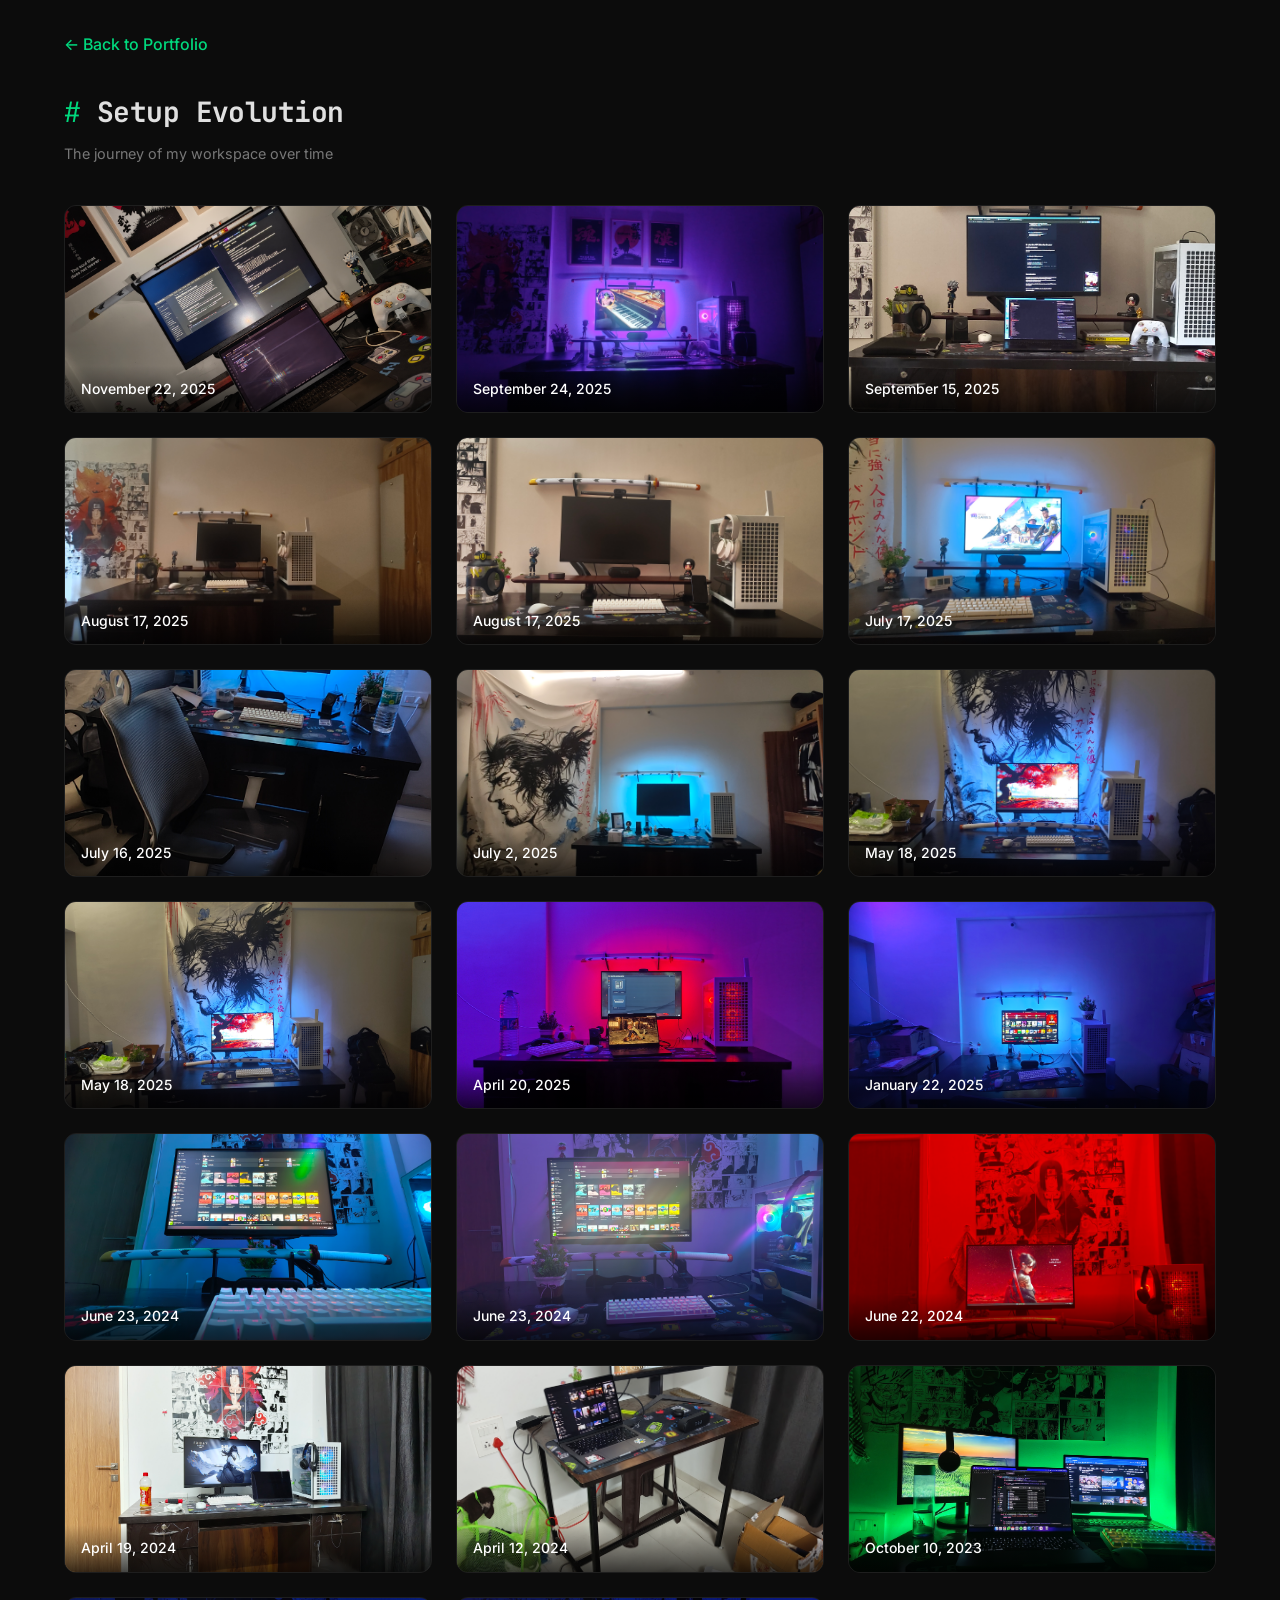
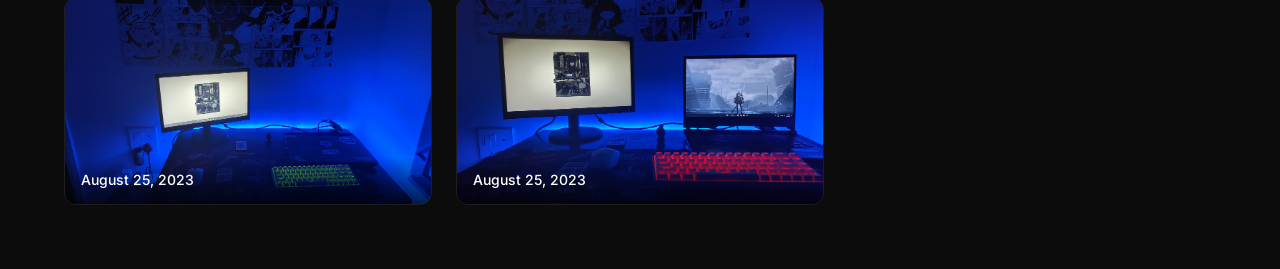
<file: setup/index.html>
<!DOCTYPE html>
<html lang="en">
<head>
  <meta charset="UTF-8" />
  <meta name="viewport" content="width=device-width, initial-scale=1.0" />
  <title>Setup Evolution — Ankush Ganesh</title>
  <link rel="stylesheet" href="../styles.css" />
  <style>
    .setup-page {
      min-height: 100vh;
      padding: 2rem 1.5rem 4rem;
      max-width: 1200px;
      margin: 0 auto;
    }

    .setup-back {
      display: inline-flex;
      align-items: center;
      gap: 0.5rem;
      color: var(--accent);
      text-decoration: none;
      font-weight: 500;
      margin-bottom: 2rem;
      transition: opacity 0.2s ease;
    }

    .setup-back:hover {
      opacity: 0.7;
    }

    .setup-page .section-header {
      margin-bottom: 2.5rem;
    }

    .setup-gallery {
      display: grid;
      grid-template-columns: repeat(auto-fill, minmax(340px, 1fr));
      gap: 1.5rem;
    }

    .setup-item {
      background: var(--bg-secondary);
      border-radius: 12px;
      overflow: hidden;
      border: 1px solid var(--border-light);
      transition: transform 0.3s ease, box-shadow 0.3s ease;
    }

    .setup-item:hover {
      transform: translateY(-4px);
      box-shadow: 0 12px 32px rgba(0, 0, 0, 0.15);
    }

    .setup-image-container {
      position: relative;
      width: 100%;
      padding-top: 56.25%;
      overflow: hidden;
      background: var(--border-light);
    }

    .setup-image-container img {
      position: absolute;
      top: 0;
      left: 0;
      width: 100%;
      height: 100%;
      object-fit: cover;
      transition: transform 0.4s ease;
    }

    .setup-item:hover .setup-image-container img {
      transform: scale(1.03);
    }

    .setup-date-overlay {
      position: absolute;
      bottom: 0;
      left: 0;
      right: 0;
      padding: 0.75rem 1rem;
      background: linear-gradient(transparent, rgba(0, 0, 0, 0.7));
      color: white;
      font-size: 0.875rem;
      font-weight: 500;
    }
  </style>
</head>
<body>

  <div class="setup-page">
    <a href="../index.html" class="setup-back">← Back to Portfolio</a>

    <div class="section-header">
      <h2>Setup Evolution</h2>
      <p class="section-subtitle">The journey of my workspace over time</p>
    </div>

    <div class="setup-gallery" id="setup-gallery"></div>
  </div>

  <script>
    // Theme
    const html = document.documentElement;
    const currentTheme = localStorage.getItem('theme') || 'dark';
    html.setAttribute('data-theme', currentTheme);

    const setupImages = [
      { file: 'IMG_20230825_200459808.jpg', date: 'August 25, 2023' },
      { file: 'IMG_20230825_200631819.jpg', date: 'August 25, 2023' },
      { file: 'IMG_20231010_221230100.jpg', date: 'October 10, 2023' },
      { file: 'IMG_20240412_212234033.jpg', date: 'April 12, 2024' },
      { file: 'IMG_20240419_214143308.jpg', date: 'April 19, 2024' },
      { file: 'IMG_20240622_231211952.jpg', date: 'June 22, 2024' },
      { file: 'IMG_20240623_183622804.jpg', date: 'June 23, 2024' },
      { file: 'IMG_20240623_183716454.jpg', date: 'June 23, 2024' },
      { file: 'IMG_20250122_005830900.jpg', date: 'January 22, 2025' },
      { file: 'IMG_20250420_212308174.jpg', date: 'April 20, 2025' },
      { file: 'IMG_20250518_010528822.jpg', date: 'May 18, 2025' },
      { file: 'IMG_20250518_010533647.jpg', date: 'May 18, 2025' },
      { file: 'IMG_20250702_225641914.jpg', date: 'July 2, 2025' },
      { file: 'IMG_20250716_202506504.jpg', date: 'July 16, 2025' },
      { file: 'IMG_20250717_120201767.jpg', date: 'July 17, 2025' },
      { file: 'IMG_20250817_112755900.jpg', date: 'August 17, 2025' },
      { file: 'IMG_20250817_112835249.jpg', date: 'August 17, 2025' },
      { file: 'IMG_20250915_122948786.jpg', date: 'September 15, 2025' },
      { file: 'IMG_20250924_230317940.jpg', date: 'September 24, 2025' },
      { file: 'IMG_20251122_220728177.jpg', date: 'November 22, 2025' }
    ];

    setupImages.sort((a, b) => new Date(b.date) - new Date(a.date));

    const gallery = document.getElementById('setup-gallery');

    setupImages.forEach(img => {
      const item = document.createElement('div');
      item.className = 'setup-item';
      item.innerHTML = `
        <div class="setup-image-container">
          <img src="../resources/pc-setup/${img.file}" alt="Setup ${img.date}" loading="lazy" />
          <div class="setup-date-overlay">${img.date}</div>
        </div>
      `;
      gallery.appendChild(item);
    });
  </script>

</body>
</html>
</file>
<file: styles.css>
@import url('https://fonts.googleapis.com/css2?family=JetBrains+Mono:wght@400;500;600;700&family=Inter:wght@400;500;600;700&display=swap');

:root {
  --bg: #f5f5f0;
  --bg-secondary: #eaeae5;
  --text: #1a1a1a;
  --text-muted: #555555;
  --accent: #16a34a;
  --accent-hover: #15803d;
  --border: #c8c8c0;
  --border-light: #d8d8d0;
  --shadow: rgba(0, 0, 0, 0.06);
  --shadow-hover: rgba(0, 0, 0, 0.1);
  --mono: 'JetBrains Mono', 'SF Mono', 'Fira Code', monospace;
}

[data-theme="dark"] {
  --bg: #0c0c0c;
  --bg-secondary: #141414;
  --text: #e0e0e0;
  --text-muted: #777777;
  --accent: #00d97e;
  --accent-hover: #00b368;
  --border: #2a2a2a;
  --border-light: #1e1e1e;
  --shadow: rgba(0, 0, 0, 0.3);
  --shadow-hover: rgba(0, 0, 0, 0.5);
}

* {
  margin: 0;
  padding: 0;
  box-sizing: border-box;
}

html {
  scroll-behavior: smooth;
}

body {
  font-family: 'Inter', -apple-system, BlinkMacSystemFont, sans-serif;
  background: var(--bg);
  color: var(--text);
  line-height: 1.6;
  font-size: 16px;
  -webkit-font-smoothing: antialiased;
  -moz-osx-font-smoothing: grayscale;
  transition: background 0.2s ease, color 0.2s ease;
}

[data-theme="dark"] body {
  background: var(--bg);
}

/* NAVIGATION */
.nav {
  position: sticky;
  top: 0;
  background: var(--bg);
  border-bottom: 1px solid var(--border);
  z-index: 1000;
  padding: 0.75rem 0;
  transition: background 0.2s ease;
}

[data-theme="dark"] .nav {
  background: var(--bg);
}

.nav-container {
  max-width: 1800px;
  margin: 0 auto;
  padding: 0 2rem;
  display: flex;
  justify-content: space-between;
  align-items: center;
}

.nav-logo {
  font-family: var(--mono);
  font-size: 1rem;
  font-weight: 700;
  color: var(--accent);
  text-decoration: none;
  letter-spacing: -0.02em;
  padding: 0.4rem 0.75rem;
  border: 1px solid var(--accent);
  transition: all 0.2s ease;
}

.nav-logo:hover {
  background: var(--accent);
  color: var(--bg);
}

.nav-links {
  display: flex;
  gap: 1.5rem;
}

.nav-links a {
  font-family: var(--mono);
  color: var(--text-muted);
  text-decoration: none;
  font-weight: 500;
  font-size: 0.8rem;
  transition: color 0.2s ease;
  text-transform: lowercase;
  letter-spacing: 0.02em;
}

.nav-links a:hover {
  color: var(--accent);
}

.nav-links a::after {
  display: none;
}

.theme-toggle {
  background: transparent;
  border: 1px solid var(--border);
  width: 36px;
  height: 36px;
  display: flex;
  align-items: center;
  justify-content: center;
  cursor: pointer;
  transition: all 0.2s ease;
  font-size: 1rem;
  padding: 0;
}

.theme-toggle:hover {
  border-color: var(--accent);
}

.theme-icon {
  display: block;
  transition: transform 0.3s ease;
}

.theme-toggle:hover .theme-icon {
  transform: rotate(15deg);
}

/* HERO */
.hero {
  padding: 5rem 2rem 3rem;
  max-width: 1800px;
  margin: 0 auto;
  text-align: left;
  position: relative;
}

.hero::before {
  display: none;
}

.hero-content {
  animation: fadeIn 0.5s ease-out;
}

@keyframes fadeIn {
  from { opacity: 0; }
  to { opacity: 1; }
}

.hero h1 {
  font-family: var(--mono);
  font-size: clamp(2rem, 4vw, 3rem);
  font-weight: 700;
  line-height: 1.2;
  margin-bottom: 0.75rem;
  letter-spacing: -0.03em;
}

.highlight {
  color: var(--accent);
  position: relative;
  display: inline;
}

.highlight::after {
  display: none;
}

.hero-subtitle {
  font-family: var(--mono);
  font-size: 1rem;
  color: var(--text-muted);
  font-weight: 400;
  margin-bottom: 1rem;
}

.hero-subtitle::before {
  content: '> ';
  color: var(--accent);
}

.hero-company-link {
  color: inherit;
  text-decoration: none;
  transition: color 0.2s ease;
}

.hero-company-link:hover {
  color: var(--accent);
  text-decoration: underline;
}

.hero-description {
  font-size: 1rem;
  color: var(--text-muted);
  max-width: 600px;
  margin: 0 0 2rem;
  line-height: 1.7;
}

.hero-contact {
  display: flex;
  align-items: center;
  gap: 1rem;
  margin-bottom: 2rem;
  flex-wrap: wrap;
}

.contact-link {
  color: var(--text);
  text-decoration: none;
  font-size: 0.95rem;
  transition: all 0.2s ease;
  position: relative;
  padding: 0.25rem 0.5rem;
}

.contact-link:hover {
  color: var(--accent);
}

.separator {
  color: var(--text-muted);
}

.hero-actions {
  display: flex;
  gap: 0.75rem;
  flex-wrap: wrap;
}

.btn {
  display: inline-block;
  padding: 0.6rem 1.25rem;
  text-decoration: none;
  font-family: var(--mono);
  font-weight: 500;
  font-size: 0.85rem;
  transition: all 0.2s ease;
  border: 1px solid var(--border);
  cursor: pointer;
}

.btn-primary {
  background: var(--accent);
  color: var(--bg);
  border-color: var(--accent);
}

.btn-primary::before {
  display: none;
}

.btn-primary:hover {
  background: var(--accent-hover);
  border-color: var(--accent-hover);
}

.btn-secondary {
  background: transparent;
  color: var(--text);
  border: 1px solid var(--border);
}

.btn-secondary:hover {
  border-color: var(--accent);
  color: var(--accent);
}

/* SECTIONS */
.section {
  max-width: 1800px;
  margin: 0 auto;
  padding: 4rem 2rem;
}

.section-header {
  margin-bottom: 2.5rem;
}

.section-header h2 {
  font-family: var(--mono);
  font-size: clamp(1.5rem, 3vw, 1.75rem);
  font-weight: 700;
  letter-spacing: -0.02em;
  color: var(--text);
  position: relative;
  padding-bottom: 0;
}

.section-header h2::before {
  content: '# ';
  color: var(--accent);
  font-weight: 400;
}

.section-header h2::after {
  display: none;
}

.section-subtitle {
  color: var(--text-muted);
  font-size: 0.9rem;
  margin-top: 0.5rem;
  margin-bottom: 0;
}

.resume-link {
  color: var(--accent);
  text-decoration: none;
  font-weight: 600;
  transition: color 0.2s ease;
  border-bottom: 1px dashed var(--accent);
}

.resume-link:hover {
  color: var(--accent-hover);
}

/* EXPERIENCE */
.experience-item {
  background: var(--bg-secondary);
  padding: 2rem;
  margin-bottom: 1.5rem;
  transition: border-color 0.2s ease;
  border: 1px solid var(--border);
  position: relative;
  overflow: hidden;
}

.experience-item::before {
  content: '';
  position: absolute;
  top: 0;
  left: 0;
  width: 3px;
  height: 100%;
  background: var(--accent);
  opacity: 0;
  transition: opacity 0.2s ease;
}

.experience-item:hover::before {
  opacity: 1;
}

.experience-item:hover {
  border-color: var(--accent);
}

.experience-header {
  display: flex;
  justify-content: space-between;
  align-items: flex-start;
  margin-bottom: 0.5rem;
  flex-wrap: wrap;
  gap: 1rem;
}

.experience-header h3 {
  font-family: var(--mono);
  font-size: 1.25rem;
  font-weight: 700;
  color: var(--text);
  margin-bottom: 0.25rem;
}

.experience-company-link {
  color: inherit;
  text-decoration: none;
  border-bottom: 1px solid transparent;
  transition: border-color 0.2s ease, color 0.2s ease;
}

.experience-company-link:hover {
  color: var(--text);
  border-bottom-color: var(--border);
}

.experience-role {
  font-family: var(--mono);
  font-size: 0.9rem;
  color: var(--accent);
  font-weight: 500;
}

.experience-date {
  font-family: var(--mono);
  color: var(--text-muted);
  font-size: 0.85rem;
  white-space: nowrap;
}

.experience-location {
  color: var(--text-muted);
  font-size: 0.85rem;
  margin-bottom: 1.25rem;
}

.experience-project {
  margin-top: 1.25rem;
}

.experience-project:not(:first-child) {
  padding-top: 1.25rem;
  border-top: 1px dashed var(--border);
}

.experience-project h4 {
  font-family: var(--mono);
  font-size: 1rem;
  font-weight: 600;
  color: var(--text);
  margin-bottom: 0.5rem;
}

.experience-project h4::before {
  content: '→ ';
  color: var(--accent);
}

.project-description {
  color: var(--text-muted);
  line-height: 1.7;
  margin-bottom: 0.75rem;
  font-size: 0.95rem;
}

.achievements {
  list-style: none;
  padding: 0;
  margin-top: 0.75rem;
}

.achievements li {
  padding: 0.5rem 0;
  padding-left: 1.5rem;
  position: relative;
  color: var(--text);
  line-height: 1.7;
  font-size: 0.95rem;
}

.achievements li::before {
  content: '$';
  position: absolute;
  left: 0;
  color: var(--accent);
  font-family: var(--mono);
  font-weight: 600;
}

.achievements li:not(:last-child) {
  border-bottom: 1px dashed var(--border-light);
}

/* PROJECTS */
.projects-grid {
  display: grid;
  grid-template-columns: repeat(auto-fill, minmax(300px, 1fr));
  gap: 1rem;
}

.project-card {
  background: var(--bg-secondary);
  border: 1px solid var(--border);
  padding: 1.5rem;
  transition: border-color 0.2s ease;
  display: flex;
  flex-direction: column;
  position: relative;
  overflow: hidden;
}

.project-card::before {
  display: none;
}

.project-card:hover {
  border-color: var(--accent);
}

.project-card--extra {
  display: none;
}

.projects-grid.is-expanded .project-card--extra {
  display: flex;
}

.projects-toggle-wrap {
  display: flex;
  justify-content: center;
  margin-top: 1.25rem;
}

.projects-toggle-wrap.is-hidden {
  display: none;
}

.project-header {
  display: flex;
  justify-content: space-between;
  align-items: flex-start;
  margin-bottom: 0.75rem;
  gap: 0.75rem;
}

.project-title-group {
  flex: 1;
  min-width: 0;
}

.project-header h3 {
  font-family: var(--mono);
  font-size: 1rem;
  font-weight: 600;
  color: var(--text);
  flex: 1;
  letter-spacing: -0.01em;
  transition: color 0.2s ease;
}

.project-card:hover .project-header h3 {
  color: var(--accent);
}

.project-title-link {
  color: inherit;
  text-decoration: none;
  border-bottom: 1px solid transparent;
  transition: border-color 0.2s ease, color 0.2s ease;
}

.project-title-link:hover {
  color: inherit;
  border-bottom-color: var(--border);
}

.project-card:hover .project-header h3 .project-title-link {
  color: var(--accent);
}

.project-badge {
  background: transparent;
  color: var(--accent);
  padding: 0.2rem 0.5rem;
  font-family: var(--mono);
  font-size: 0.7rem;
  font-weight: 500;
  white-space: nowrap;
  border: 1px solid var(--accent);
  text-transform: lowercase;
}

.project-features {
  list-style: none;
  padding: 0;
  margin: 0.75rem 0;
}

.project-features li {
  padding: 0.35rem 0;
  padding-left: 1.25rem;
  position: relative;
  color: var(--text-muted);
  font-size: 0.85rem;
  line-height: 1.5;
}

.project-features li::before {
  content: '-';
  position: absolute;
  left: 0;
  color: var(--accent);
  font-family: var(--mono);
}

.project-tags {
  display: flex;
  flex-wrap: wrap;
  gap: 0.4rem;
  margin-top: auto;
  padding-top: 1rem;
}

.tag {
  background: transparent;
  color: var(--text-muted);
  padding: 0.25rem 0.6rem;
  font-family: var(--mono);
  font-size: 0.75rem;
  font-weight: 500;
  border: 1px dashed var(--border);
  transition: all 0.2s ease;
}

.tag:hover {
  border-color: var(--accent);
  color: var(--accent);
  border-style: solid;
}

.project-links {
  display: flex;
  flex-wrap: wrap;
  gap: 0.5rem;
}

.project-link {
  color: var(--accent);
  text-decoration: none;
  font-family: var(--mono);
  font-weight: 500;
  font-size: 0.8rem;
  padding: 0.35rem 0.75rem;
  border: 1px solid var(--accent);
  transition: all 0.2s ease;
}

.project-link:hover {
  background: var(--accent);
  color: var(--bg);
}

.project-timeline {
  margin: 0.25rem 0 0;
  font-family: var(--mono);
  font-size: 0.68rem;
  font-weight: 400;
  color: var(--text-muted);
  letter-spacing: 0.02em;
}

/* HOMELAB */
.homelab-notice {
  margin-top: 0.75rem;
  padding: 0.65rem 0.85rem;
  font-family: var(--mono);
  font-size: 0.75rem;
  line-height: 1.5;
  color: var(--text-muted);
  border: 1px dashed var(--border);
  background: var(--bg-secondary);
}

.homelab-panel {
  border: 1px solid var(--border);
  background: var(--bg-secondary);
  overflow: hidden;
}

.homelab-terminal-bar {
  display: flex;
  align-items: center;
  gap: 0.75rem;
  padding: 0.65rem 1rem;
  border-bottom: 1px dashed var(--border);
  background: var(--bg);
  flex-wrap: wrap;
}

.homelab-terminal-dots {
  display: flex;
  gap: 0.35rem;
}

.homelab-terminal-dots span {
  width: 8px;
  height: 8px;
  border: 1px solid var(--border);
  background: var(--bg-secondary);
}

.homelab-terminal-dots span:first-child {
  border-color: #e05252;
  background: rgba(224, 82, 82, 0.15);
}

.homelab-terminal-dots span:nth-child(2) {
  border-color: #d4a72c;
  background: rgba(212, 167, 44, 0.15);
}

.homelab-terminal-dots span:nth-child(3) {
  border-color: var(--accent);
  background: rgba(0, 217, 126, 0.1);
}

.homelab-terminal-title {
  font-family: var(--mono);
  font-size: 0.72rem;
  color: var(--text-muted);
  flex: 1;
  min-width: 0;
  white-space: nowrap;
  overflow: hidden;
  text-overflow: ellipsis;
}

.homelab-bar-meta {
  display: flex;
  flex-direction: column;
  align-items: flex-end;
  gap: 0.2rem;
  margin-left: auto;
}

.homelab-last-checked {
  font-family: var(--mono);
  font-size: 0.62rem;
  color: var(--text-muted);
  white-space: nowrap;
}

.homelab-count-pill {
  font-family: var(--mono);
  font-size: 0.68rem;
  color: var(--text-muted);
  border: 1px dashed var(--border);
  padding: 0.15rem 0.5rem;
  white-space: nowrap;
}

.homelab-count-pill.is-live {
  color: var(--accent);
  border-color: var(--accent);
  border-style: solid;
}

.homelab-grid {
  display: grid;
  grid-template-columns: repeat(auto-fill, minmax(260px, 1fr));
  gap: 0.75rem;
  padding: 0.75rem;
}

.homelab-card {
  position: relative;
  display: block;
  background: var(--bg);
  border: 1px solid var(--border);
  padding: 1rem 1.1rem 1.1rem;
  text-decoration: none;
  color: inherit;
  transition: border-color 0.2s ease, transform 0.2s ease;
  overflow: hidden;
}

.homelab-card::before {
  content: '';
  position: absolute;
  left: 0;
  top: 0;
  bottom: 0;
  width: 2px;
  background: var(--accent);
  transform: scaleY(0);
  transform-origin: bottom;
  transition: transform 0.2s ease;
}

.homelab-card:hover {
  border-color: var(--accent);
  transform: translateY(-2px);
}

.homelab-card:hover::before {
  transform: scaleY(1);
  transform-origin: top;
}

.homelab-card-header {
  display: flex;
  justify-content: space-between;
  align-items: center;
  gap: 0.75rem;
  margin-bottom: 0.35rem;
}

.homelab-tag {
  font-family: var(--mono);
  font-size: 0.65rem;
  color: var(--text-muted);
  border: 1px dashed var(--border);
  padding: 0.1rem 0.4rem;
  text-transform: lowercase;
  flex-shrink: 0;
}

.homelab-card:hover .homelab-tag {
  border-color: var(--accent);
  color: var(--accent);
  border-style: solid;
}

.homelab-name {
  display: flex;
  align-items: center;
  gap: 0.45rem;
  font-family: var(--mono);
  font-size: 0.95rem;
  font-weight: 600;
  color: var(--text);
  margin: 0;
  transition: color 0.2s ease;
}

.homelab-status-dot {
  width: 7px;
  height: 7px;
  border-radius: 50%;
  flex-shrink: 0;
  background: var(--text-muted);
  opacity: 0.35;
  transition: background 0.2s ease, opacity 0.2s ease, box-shadow 0.2s ease;
}

.homelab-status-dot[data-status="online"] {
  background: var(--accent);
  opacity: 1;
  box-shadow: 0 0 6px rgba(0, 217, 126, 0.4);
}

[data-theme="light"] .homelab-status-dot[data-status="online"] {
  box-shadow: 0 0 6px rgba(22, 163, 74, 0.35);
}

.homelab-status-dot[data-status="offline"] {
  background: #e05252;
  opacity: 1;
  box-shadow: none;
}

.homelab-status-dot[data-status="unknown"] {
  background: var(--text-muted);
  opacity: 0.35;
}

.homelab-card:hover .homelab-name {
  color: var(--accent);
}

.homelab-url {
  font-family: var(--mono);
  font-size: 0.68rem;
  color: var(--text-muted);
  margin: 0 0 0.5rem;
}

.homelab-desc {
  font-size: 0.82rem;
  color: var(--text-muted);
  line-height: 1.5;
  margin: 0;
  padding-right: 1.25rem;
}

.homelab-arrow {
  position: absolute;
  right: 1rem;
  bottom: 1rem;
  font-family: var(--mono);
  font-size: 0.85rem;
  color: var(--border);
  transition: color 0.2s ease, transform 0.2s ease;
}

.homelab-card:hover .homelab-arrow {
  color: var(--accent);
  transform: translateX(3px);
}

/* SKILLS */
.skills-grid {
  display: grid;
  grid-template-columns: repeat(auto-fit, minmax(260px, 1fr));
  gap: 1rem;
}

.skill-category {
  background: var(--bg-secondary);
  padding: 1.5rem;
  border: 1px solid var(--border);
  transition: border-color 0.2s ease;
}

.skill-category:hover {
  border-color: var(--accent);
}

.skill-category h3 {
  font-family: var(--mono);
  font-size: 0.9rem;
  font-weight: 600;
  color: var(--accent);
  margin-bottom: 1rem;
  text-transform: lowercase;
}

.skill-category h3::before {
  content: '~/';
}

.skill-tags {
  display: flex;
  flex-wrap: wrap;
  gap: 0.4rem;
}

.skill-tag {
  background: transparent;
  color: var(--text);
  padding: 0.4rem 0.75rem;
  font-family: var(--mono);
  font-size: 0.8rem;
  font-weight: 400;
  border: 1px solid var(--border);
  transition: all 0.2s ease;
}

.skill-tag:hover {
  background: var(--accent);
  color: var(--bg);
  border-color: var(--accent);
}

/* ABOUT */
.about-content {
  background: var(--bg-secondary);
  padding: 1.5rem;
  border: 1px solid var(--border);
  position: relative;
  overflow: hidden;
}

.about-content::before {
  display: none;
}

.about-text {
  font-size: 1rem;
  color: var(--text);
  line-height: 1.8;
  margin: 0;
}

/* HOBBIES & INTERESTS */
.hobbies-list {
  display: flex;
  flex-wrap: wrap;
  gap: 0.5rem;
  justify-content: flex-start;
}

.hobby-tag {
  background: transparent;
  color: var(--text);
  padding: 0.5rem 1rem;
  font-family: var(--mono);
  font-size: 0.85rem;
  font-weight: 400;
  border: 1px dashed var(--border);
  transition: all 0.2s ease;
  display: inline-block;
}

.hobby-tag:hover {
  border-color: var(--accent);
  border-style: solid;
  color: var(--accent);
}

/* SETUP GALLERY */
.current-setup-container {
  display: flex;
  justify-content: center;
  max-width: 800px;
  margin: 0 auto;
}

.current-setup-card {
  background: var(--bg-secondary);
  overflow: hidden;
  border: 1px solid var(--border);
  transition: border-color 0.2s ease;
  cursor: pointer;
  width: 100%;
  position: relative;
}

.current-setup-card::before {
  display: none;
}

.current-setup-card:hover {
  border-color: var(--accent);
}

.current-setup-image-wrapper {
  position: relative;
  width: 100%;
  padding-top: 56.25%;
  overflow: hidden;
  background: var(--border-light);
}

.current-setup-image {
  position: absolute;
  top: 0;
  left: 0;
  width: 100%;
  height: 100%;
  object-fit: cover;
  transition: transform 0.4s ease;
}

.current-setup-card:hover .current-setup-image {
  transform: scale(1.02);
}

.setup-hover-overlay {
  position: absolute;
  top: 0;
  left: 0;
  right: 0;
  bottom: 0;
  background: rgba(0, 217, 126, 0.85);
  display: flex;
  align-items: center;
  justify-content: center;
  opacity: 0;
  transition: opacity 0.2s ease;
}

.current-setup-card:hover .setup-hover-overlay {
  opacity: 1;
}

.setup-hover-text {
  color: #0c0c0c;
  font-family: var(--mono);
  font-weight: 600;
  font-size: 1rem;
}

.current-setup-label {
  padding: 1rem;
  margin: 0;
  font-family: var(--mono);
  font-size: 0.85rem;
  color: var(--text-muted);
  font-weight: 400;
  text-align: center;
}

/* Modal */
.setup-modal {
  position: fixed;
  top: 0;
  left: 0;
  right: 0;
  bottom: 0;
  z-index: 9999;
  display: flex;
  align-items: center;
  justify-content: center;
  opacity: 0;
  visibility: hidden;
  transition: opacity 0.2s ease, visibility 0.2s ease;
}

.setup-modal.active {
  opacity: 1;
  visibility: visible;
}

.modal-backdrop {
  position: absolute;
  top: 0;
  left: 0;
  right: 0;
  bottom: 0;
  background: rgba(0, 0, 0, 0.9);
}

.modal-content {
  position: relative;
  background: var(--bg);
  max-width: 1200px;
  width: 95%;
  max-height: 90vh;
  overflow-y: auto;
  padding: 2rem;
  z-index: 1;
  border: 1px solid var(--border);
}

.modal-close {
  position: absolute;
  top: 1rem;
  right: 1rem;
  background: transparent;
  border: 1px solid var(--border);
  width: 36px;
  height: 36px;
  font-size: 1.25rem;
  color: var(--text);
  cursor: pointer;
  display: flex;
  align-items: center;
  justify-content: center;
  transition: all 0.2s ease;
  z-index: 10;
}

.modal-close:hover {
  border-color: var(--accent);
  color: var(--accent);
}

.modal-title {
  font-family: var(--mono);
  font-size: 1.5rem;
  font-weight: 700;
  margin-bottom: 1.5rem;
  color: var(--text);
  text-align: center;
}

.modal-gallery {
  display: grid;
  grid-template-columns: repeat(auto-fill, minmax(280px, 1fr));
  gap: 1rem;
}

.modal-setup-item {
  background: var(--bg-secondary);
  overflow: hidden;
  border: 1px solid var(--border);
  transition: border-color 0.2s ease;
}

.modal-setup-item:hover {
  border-color: var(--accent);
}

.modal-image-container {
  position: relative;
  width: 100%;
  padding-top: 75%;
  overflow: hidden;
  background: var(--border-light);
}

.modal-image-container img {
  position: absolute;
  top: 0;
  left: 0;
  width: 100%;
  height: 100%;
  object-fit: cover;
  transition: transform 0.4s ease;
}

.modal-setup-item:hover .modal-image-container img {
  transform: scale(1.03);
}

.modal-overlay {
  position: absolute;
  bottom: 0;
  left: 0;
  right: 0;
  background: linear-gradient(to top, rgba(0, 0, 0, 0.8), transparent);
  padding: 0.75rem;
  display: flex;
  align-items: flex-end;
}

.modal-date {
  color: white;
  font-family: var(--mono);
  font-weight: 500;
  font-size: 0.8rem;
}

/* PUBLICATIONS */
.publication-item {
  background: var(--bg-secondary);
  padding: 1.5rem;
  border: 1px solid var(--border);
  transition: border-color 0.2s ease;
  position: relative;
  overflow: hidden;
}

.publication-item::before {
  content: '';
  position: absolute;
  top: 0;
  left: 0;
  width: 3px;
  height: 100%;
  background: var(--accent);
  opacity: 0;
  transition: opacity 0.2s ease;
}

.publication-item:hover::before {
  opacity: 1;
}

.publication-item:hover {
  border-color: var(--accent);
}

.publication-item h3 {
  font-family: var(--mono);
  font-size: 1.1rem;
  font-weight: 600;
  color: var(--text);
  margin-bottom: 0.75rem;
}

.publication-link {
  color: var(--accent);
  text-decoration: none;
  transition: color 0.2s ease;
}

.publication-link:hover {
  color: var(--accent-hover);
  text-decoration: underline;
}

.publication-description {
  color: var(--text-muted);
  line-height: 1.7;
  margin-bottom: 0.75rem;
  font-size: 0.95rem;
}

.publication-meta {
  color: var(--text-muted);
  font-size: 0.85rem;
  margin: 0.25rem 0 0.5rem;
}

.publication-tags {
  display: flex;
  flex-wrap: wrap;
  gap: 0.4rem;
}

/* EDUCATION */
.education-item {
  background: var(--bg-secondary);
  padding: 1.5rem;
  border: 1px solid var(--border);
  transition: border-color 0.2s ease;
  position: relative;
  overflow: hidden;
  margin-bottom: 1rem;
}

.education-item:last-child {
  margin-bottom: 0;
}

.education-item::before {
  display: none;
}

.education-item:hover {
  border-color: var(--accent);
}

.education-item h3 {
  font-family: var(--mono);
  font-size: 1.1rem;
  font-weight: 600;
  color: var(--text);
  margin-bottom: 0.25rem;
}

.education-school {
  font-size: 0.95rem;
  color: var(--accent);
  font-weight: 500;
  margin-bottom: 0.25rem;
}

.education-details {
  font-family: var(--mono);
  color: var(--text-muted);
  font-size: 0.85rem;
}

/* FOOTER */
.footer {
  border-top: 1px solid var(--border);
  padding: 3rem 2rem 2rem;
  margin-top: 2rem;
  transition: background 0.2s ease;
}

.footer::before {
  display: none;
}

.footer-content {
  max-width: 1800px;
  margin: 0 auto;
  text-align: center;
}

.footer-content h2 {
  font-family: var(--mono);
  font-size: 1.5rem;
  font-weight: 700;
  margin-bottom: 0.75rem;
  letter-spacing: -0.02em;
}

.footer-content > p {
  color: var(--text-muted);
  margin-bottom: 1.5rem;
  font-size: 0.95rem;
}

.footer-links {
  display: flex;
  justify-content: center;
  gap: 1.5rem;
  margin-bottom: 1.5rem;
  flex-wrap: wrap;
}

.footer-link {
  color: var(--accent);
  text-decoration: none;
  font-family: var(--mono);
  font-weight: 500;
  font-size: 0.9rem;
  transition: color 0.2s ease;
}

.footer-link:hover {
  color: var(--accent-hover);
}

.footer-link::after {
  display: none;
}

.footer-contact-info {
  margin-top: 1rem;
  display: flex;
  align-items: center;
  justify-content: center;
  gap: 0.5rem;
  flex-wrap: wrap;
}

.footer-contact-link {
  font-family: var(--mono);
  color: var(--text-muted);
  text-decoration: none;
  font-size: 0.85rem;
  transition: color 0.2s ease;
}

.footer-contact-link:hover {
  color: var(--accent);
}

.footer-separator {
  color: var(--text-muted);
  margin: 0 0.25rem;
}

.footer-copyright {
  color: var(--text-muted);
  font-size: 0.85rem;
  margin-top: 1.5rem;
}

.footer-last-updated {
  color: var(--text-muted);
  font-size: 0.85rem;
  margin-top: 1.25rem;
}

/* ANIMATIONS */
.fade-in {
  opacity: 0;
  transform: translateY(16px);
  transition: opacity 0.5s ease, transform 0.5s ease;
}

.fade-in.visible {
  opacity: 1;
  transform: translateY(0);
}

.stagger > * {
  opacity: 0;
  transform: translateY(12px);
  transition: opacity 0.4s ease, transform 0.4s ease;
}

.stagger.visible > * {
  opacity: 1;
  transform: translateY(0);
}

.stagger.visible > *:nth-child(1) { transition-delay: 0s; }
.stagger.visible > *:nth-child(2) { transition-delay: 0.06s; }
.stagger.visible > *:nth-child(3) { transition-delay: 0.12s; }
.stagger.visible > *:nth-child(4) { transition-delay: 0.18s; }
.stagger.visible > *:nth-child(5) { transition-delay: 0.24s; }
.stagger.visible > *:nth-child(6) { transition-delay: 0.3s; }
.stagger.visible > *:nth-child(7) { transition-delay: 0.36s; }
.stagger.visible > *:nth-child(8) { transition-delay: 0.42s; }
.stagger.visible > *:nth-child(9) { transition-delay: 0.48s; }

.hero-subtitle {
  overflow: hidden;
  border-right: 2px solid var(--accent);
  animation: blink 0.8s step-end infinite;
  display: inline-block;
}

@keyframes blink {
  50% { border-color: transparent; }
}

/* RESPONSIVE */
@media (max-width: 768px) {
  .nav-links {
    gap: 0.75rem;
    font-size: 0.8rem;
  }

  .hero {
    padding: 3rem 1.5rem 2rem;
  }

  .section {
    padding: 3rem 1.5rem;
  }

  .experience-header {
    flex-direction: column;
    align-items: flex-start;
  }

  .projects-grid {
    grid-template-columns: 1fr;
  }

  .skills-grid {
    grid-template-columns: 1fr;
  }

  .hobbies-list {
    justify-content: flex-start;
  }

  .hero-contact {
    flex-direction: column;
    gap: 0.5rem;
  }

  .separator {
    display: none;
  }

  .modal-content {
    width: 98%;
    padding: 1.5rem;
    max-height: 95vh;
  }

  .modal-title {
    font-size: 1.25rem;
    margin-bottom: 1rem;
  }

  .modal-gallery {
    grid-template-columns: 1fr;
    gap: 0.75rem;
  }

  .modal-close {
    top: 0.75rem;
    right: 0.75rem;
    width: 32px;
    height: 32px;
    font-size: 1rem;
  }
}

@media (max-width: 480px) {
  .nav-container {
    padding: 0 1rem;
  }

  .nav-links {
    gap: 0.5rem;
    font-size: 0.75rem;
  }

  .hero-actions {
    flex-direction: column;
    width: 100%;
  }

  .btn {
    width: 100%;
    text-align: center;
  }
}
</file>
